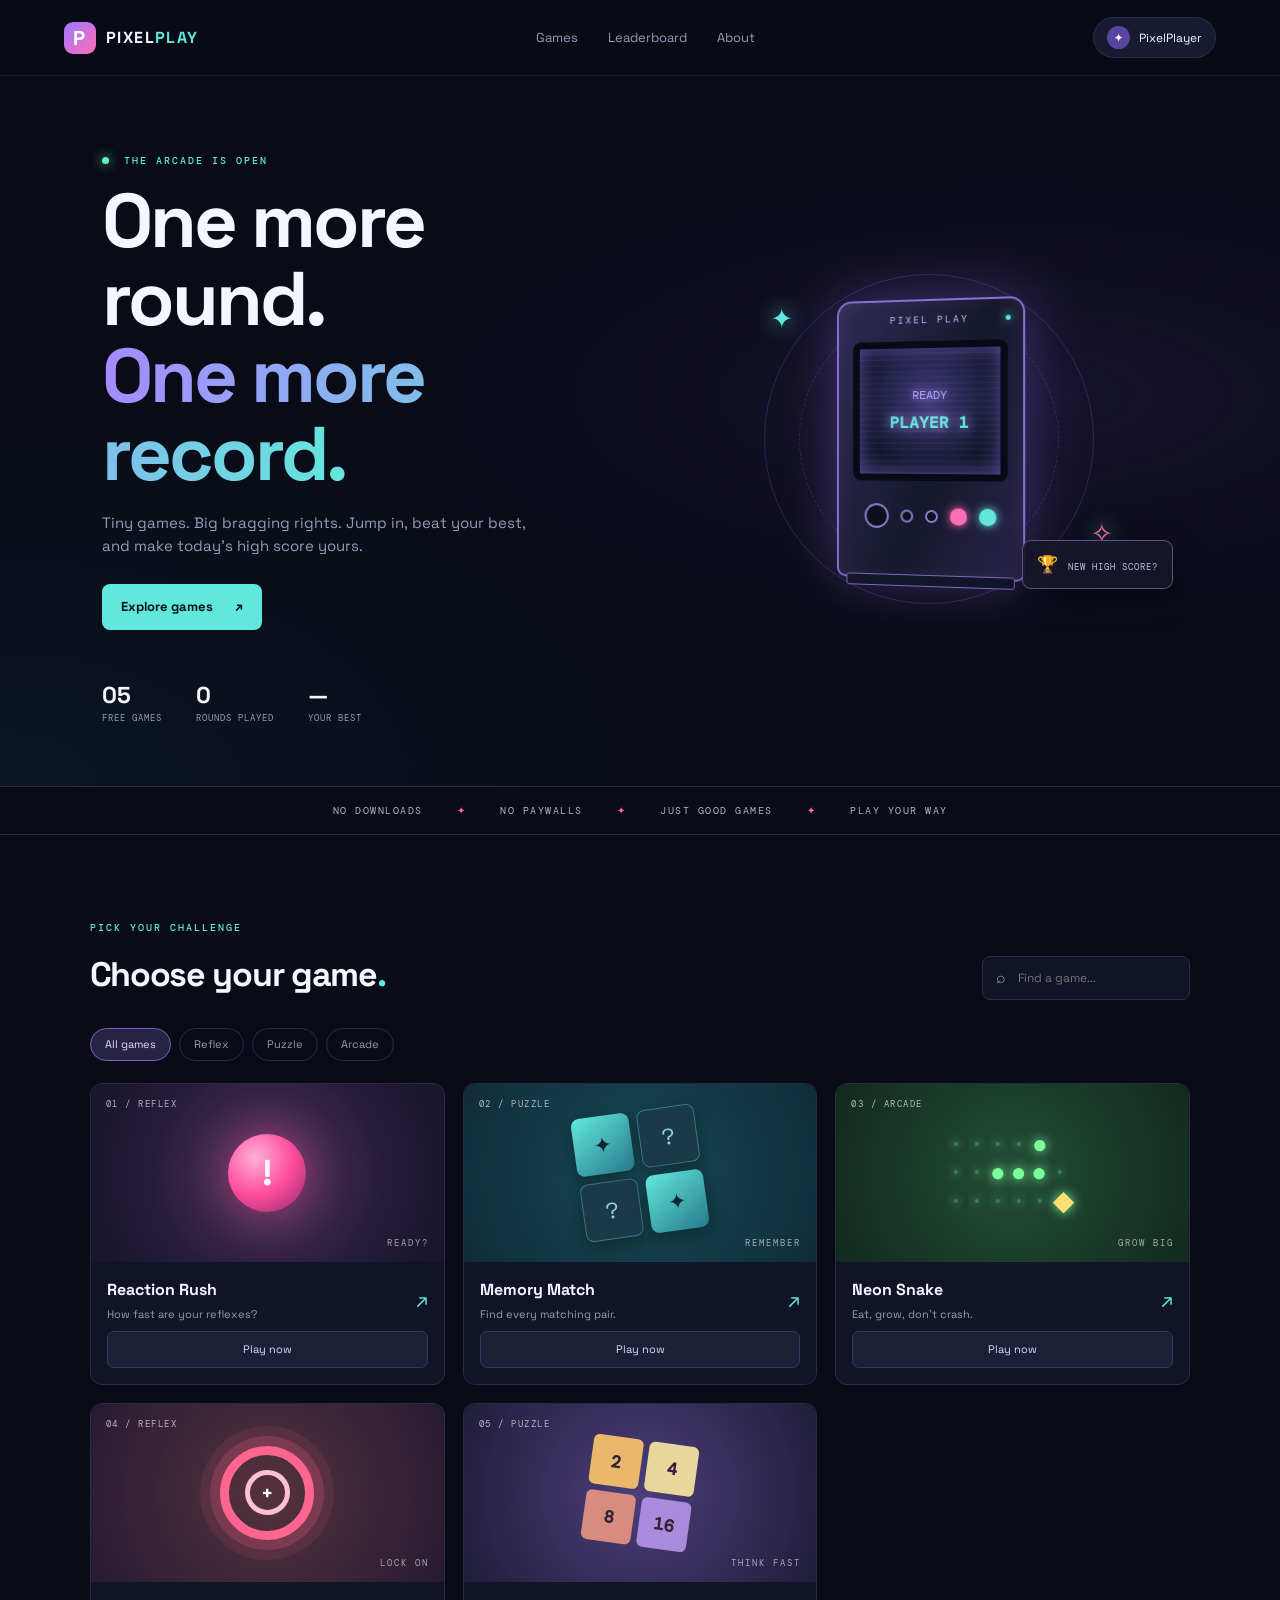
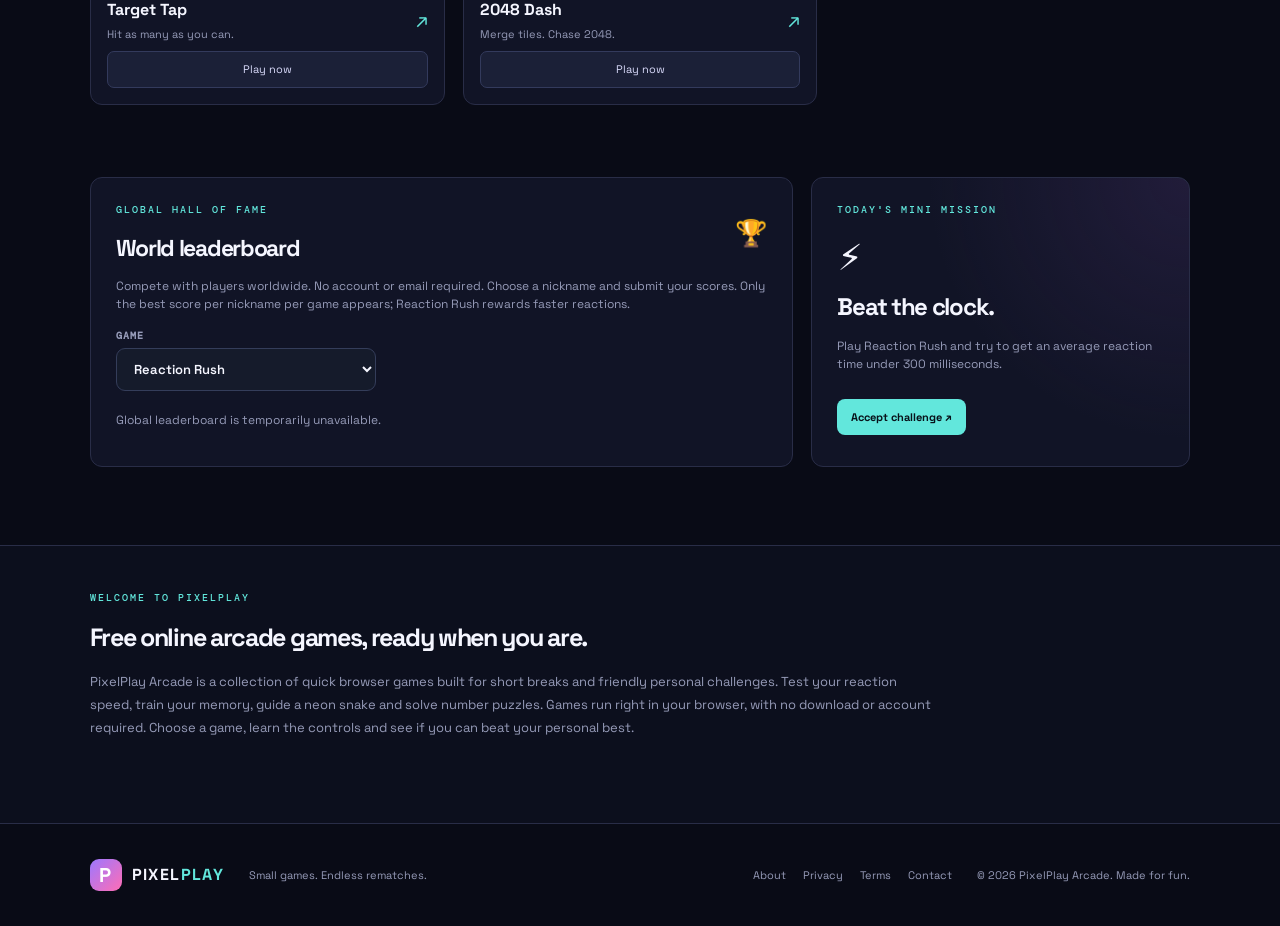
<file: index.html>
<!doctype html>
<html lang="en">
<head>
  <meta charset="utf-8">
  <meta name="viewport" content="width=device-width,initial-scale=1">
  <meta name="theme-color" content="#090b16">
  <meta name="description" content="Play quick, free browser arcade games. Challenge your reflexes, memory and high scores on PixelPlay Arcade.">
  <meta property="og:title" content="PixelPlay Arcade — Play Something Fun">
  <meta property="og:description" content="Free mini-games. No downloads. Just play.">
  <title>PixelPlay Arcade — Free Online Mini Games</title>
  <link rel="canonical" href="https://pixelplay-arcade22.netlify.app/">
  <link rel="stylesheet" href="styles.css">
  <script src="app.js" defer></script>
</head>
<body>
  <header class="topbar">
    <a class="brand" href="#" aria-label="PixelPlay Arcade home"><span class="brand-mark">P</span><span>PIXEL<span class="accent">PLAY</span></span></a>
    <nav><a href="#games">Games</a><a href="#leaderboard">Leaderboard</a><a href="about.html">About</a></nav>
    <button class="profile-pill" id="profileButton" type="button" aria-label="Change your arcade nickname"><span class="avatar">✦</span><span id="playerName">Guest Player</span></button>
  </header>
  <main>
    <section class="hero">
      <div class="hero-copy">
        <p class="eyebrow"><span class="live-dot"></span> THE ARCADE IS OPEN</p>
        <h1>One more round.<br><span class="gradient-text">One more record.</span></h1>
        <p class="hero-sub">Tiny games. Big bragging rights. Jump in, beat your best, and make today’s high score yours.</p>
        <a class="primary-btn" href="#games">Explore games <span>↗</span></a>
        <div class="hero-stats"><div><strong id="gameCount">05</strong><span>FREE GAMES</span></div><div><strong id="playedCount">0</strong><span>ROUNDS PLAYED</span></div><div><strong id="bestScore">—</strong><span>YOUR BEST</span></div></div>
      </div>
      <div class="hero-art" aria-label="Decorative arcade illustration">
        <div class="orbit orbit-one"></div><div class="orbit orbit-two"></div>
        <div class="pixel-star star-a">✦</div><div class="pixel-star star-b">✧</div>
        <div class="arcade-machine"><div class="machine-top"><span>PIXEL PLAY</span><i></i></div><div class="machine-screen"><div class="screen-glow">READY<br><b>PLAYER 1</b></div><div class="screen-scan"></div></div><div class="machine-controls"><span></span><span></span><span></span><b></b><b></b></div><div class="machine-base"></div></div>
        <div class="floating-score">🏆 <span>NEW HIGH SCORE?</span></div>
      </div>
    </section>
    <section class="ticker" aria-label="Arcade motto"><span>NO DOWNLOADS</span><i>✦</i><span>NO PAYWALLS</span><i>✦</i><span>JUST GOOD GAMES</span><i>✦</i><span>PLAY YOUR WAY</span></section>
    <section class="section" id="games">
      <div class="section-heading"><div><p class="eyebrow">PICK YOUR CHALLENGE</p><h2>Choose your game<span class="accent">.</span></h2></div><label class="search-box"><span>⌕</span><input id="gameSearch" type="search" placeholder="Find a game..." aria-label="Search games"></label></div>
      <div class="filter-row"><button class="filter active" data-filter="all">All games</button><button class="filter" data-filter="reflex">Reflex</button><button class="filter" data-filter="puzzle">Puzzle</button><button class="filter" data-filter="arcade">Arcade</button></div>
      <div class="game-grid" id="gameGrid">
        <article class="game-card" data-game="reaction" data-category="reflex"><div class="game-art art-reaction"><span class="art-label">01 / REFLEX</span><div class="reaction-orb">!</div><span class="art-caption">READY?</span></div><div class="game-info"><div><h3>Reaction Rush</h3><p>How fast are your reflexes?</p></div><span class="game-arrow">↗</span></div><button class="play-card" data-launch="reaction">Play now</button></article>
        <article class="game-card" data-game="memory" data-category="puzzle"><div class="game-art art-memory"><span class="art-label">02 / PUZZLE</span><div class="memory-tiles"><i>✦</i><i>?</i><i>?</i><i>✦</i></div><span class="art-caption">REMEMBER</span></div><div class="game-info"><div><h3>Memory Match</h3><p>Find every matching pair.</p></div><span class="game-arrow">↗</span></div><button class="play-card" data-launch="memory">Play now</button></article>
        <article class="game-card" data-game="snake" data-category="arcade"><div class="game-art art-snake"><span class="art-label">03 / ARCADE</span><div class="snake-board">····<b>●</b><br>··<b>●●●</b>·<br>·····<b>◆</b></div><span class="art-caption">GROW BIG</span></div><div class="game-info"><div><h3>Neon Snake</h3><p>Eat, grow, don't crash.</p></div><span class="game-arrow">↗</span></div><button class="play-card" data-launch="snake">Play now</button></article>
        <article class="game-card" data-game="target" data-category="reflex"><div class="game-art art-target"><span class="art-label">04 / REFLEX</span><div class="target-rings"><i></i><b>+</b></div><span class="art-caption">LOCK ON</span></div><div class="game-info"><div><h3>Target Tap</h3><p>Hit as many as you can.</p></div><span class="game-arrow">↗</span></div><button class="play-card" data-launch="target">Play now</button></article>
        <article class="game-card" data-game="number" data-category="puzzle"><div class="game-art art-number"><span class="art-label">05 / PUZZLE</span><div class="number-grid"><i>2</i><i>4</i><i>8</i><i>16</i></div><span class="art-caption">THINK FAST</span></div><div class="game-info"><div><h3>2048 Dash</h3><p>Merge tiles. Chase 2048.</p></div><span class="game-arrow">↗</span></div><button class="play-card" data-launch="number">Play now</button></article>
      </div>
      <p class="empty-state" id="emptyState" hidden>No games match that search. Try another name.</p>
    </section>
    <section class="lower-grid">
      <div class="leader-panel" id="leaderboard"><div class="panel-heading"><div><p class="eyebrow">GLOBAL HALL OF FAME</p><h2>World leaderboard</h2></div><span class="trophy">🏆</span></div><p class="panel-note">Compete with players worldwide. No account or email required. Choose a nickname and submit your scores. Only the best score per nickname per game appears; Reaction Rush rewards faster reactions.</p><label class="leaderboard-select-label" for="leaderboardGame">GAME</label><select id="leaderboardGame" class="leaderboard-select"><option value="reaction-rush">Reaction Rush</option><option value="memory-match">Memory Match</option><option value="neon-snake">Neon Snake</option><option value="target-tap">Target Tap</option><option value="2048-dash">2048 Dash</option></select><div id="globalScoreList" class="score-list"><p class="muted">Loading global scores…</p></div><div id="scoreList" hidden></div></div>
      <div class="challenge-panel"><p class="eyebrow">TODAY'S MINI MISSION</p><div class="challenge-icon">⚡</div><h2>Beat the clock.</h2><p>Play Reaction Rush and try to get an average reaction time under 300 milliseconds.</p><button class="secondary-btn" data-launch="reaction">Accept challenge ↗</button></div>
    </section>
    <section class="seo-copy"><p class="eyebrow">WELCOME TO PIXELPLAY</p><h2>Free online arcade games, ready when you are.</h2><p>PixelPlay Arcade is a collection of quick browser games built for short breaks and friendly personal challenges. Test your reaction speed, train your memory, guide a neon snake and solve number puzzles. Games run right in your browser, with no download or account required. Choose a game, learn the controls and see if you can beat your personal best.</p></section>
  </main>
  <footer><a class="brand" href="#"><span class="brand-mark">P</span><span>PIXEL<span class="accent">PLAY</span></span></a><p>Small games. Endless rematches.</p><div class="footer-links"><a href="about.html">About</a><a href="privacy.html">Privacy</a><a href="terms.html">Terms</a><a href="mailto:hello@pixelplayarcade.example">Contact</a></div><small>© <span id="year"></span> PixelPlay Arcade. Made for fun.</small></footer>
  <div class="modal-backdrop" id="gameModal" hidden><section class="game-modal" role="dialog" aria-modal="true" aria-labelledby="modalTitle"><div class="modal-top"><div><p class="eyebrow" id="modalEyebrow">ARCADE GAME</p><h2 id="modalTitle">Game title</h2></div><button class="icon-btn" id="closeGame" aria-label="Close game">×</button></div><div id="gameStage" class="game-stage"></div><p class="game-help" id="gameHelp"></p></section></div>
  <div class="toast" id="toast" role="status" aria-live="polite"></div>
</body>
</html>
</file>
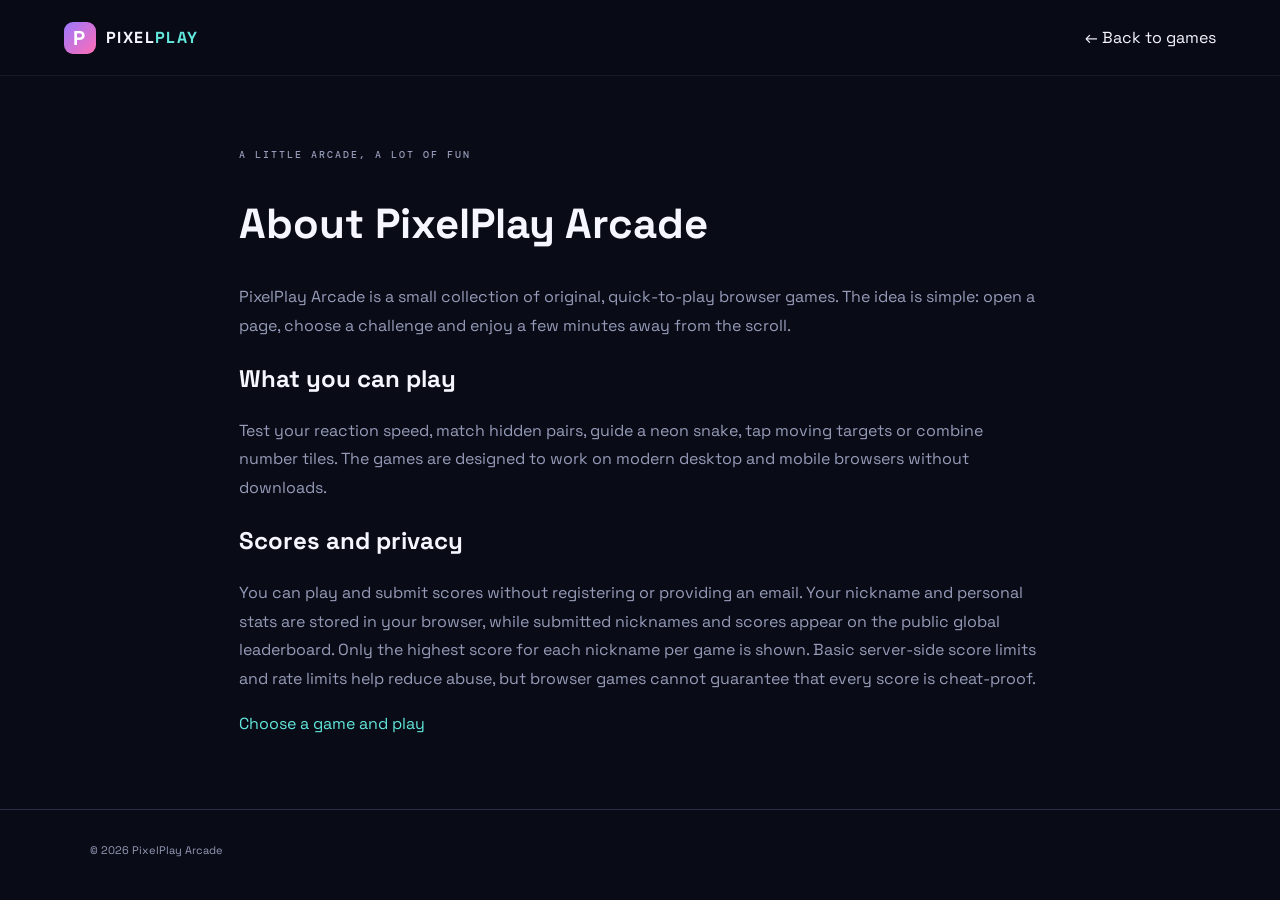
<file: about.html>
<!doctype html><html lang="en"><head><meta charset="utf-8"><meta name="viewport" content="width=device-width,initial-scale=1"><meta name="description" content="Learn about PixelPlay Arcade and its free browser games."><title>About — PixelPlay Arcade</title><link rel="stylesheet" href="styles.css"></head><body><header class="topbar"><a class="brand" href="index.html"><span class="brand-mark">P</span><span>PIXEL<span class="accent">PLAY</span></span></a><a href="index.html">← Back to games</a></header><main class="page-content"><p class="eyebrow">A LITTLE ARCADE, A LOT OF FUN</p><h1>About PixelPlay Arcade</h1><p>PixelPlay Arcade is a small collection of original, quick-to-play browser games. The idea is simple: open a page, choose a challenge and enjoy a few minutes away from the scroll.</p><h2>What you can play</h2><p>Test your reaction speed, match hidden pairs, guide a neon snake, tap moving targets or combine number tiles. The games are designed to work on modern desktop and mobile browsers without downloads.</p><h2>Scores and privacy</h2><p>You can play and submit scores without registering or providing an email. Your nickname and personal stats are stored in your browser, while submitted nicknames and scores appear on the public global leaderboard. Only the highest score for each nickname per game is shown. Basic server-side score limits and rate limits help reduce abuse, but browser games cannot guarantee that every score is cheat-proof.</p><p><a href="index.html">Choose a game and play</a></p></main><footer><small>© 2026 PixelPlay Arcade</small></footer></body></html>
</file>
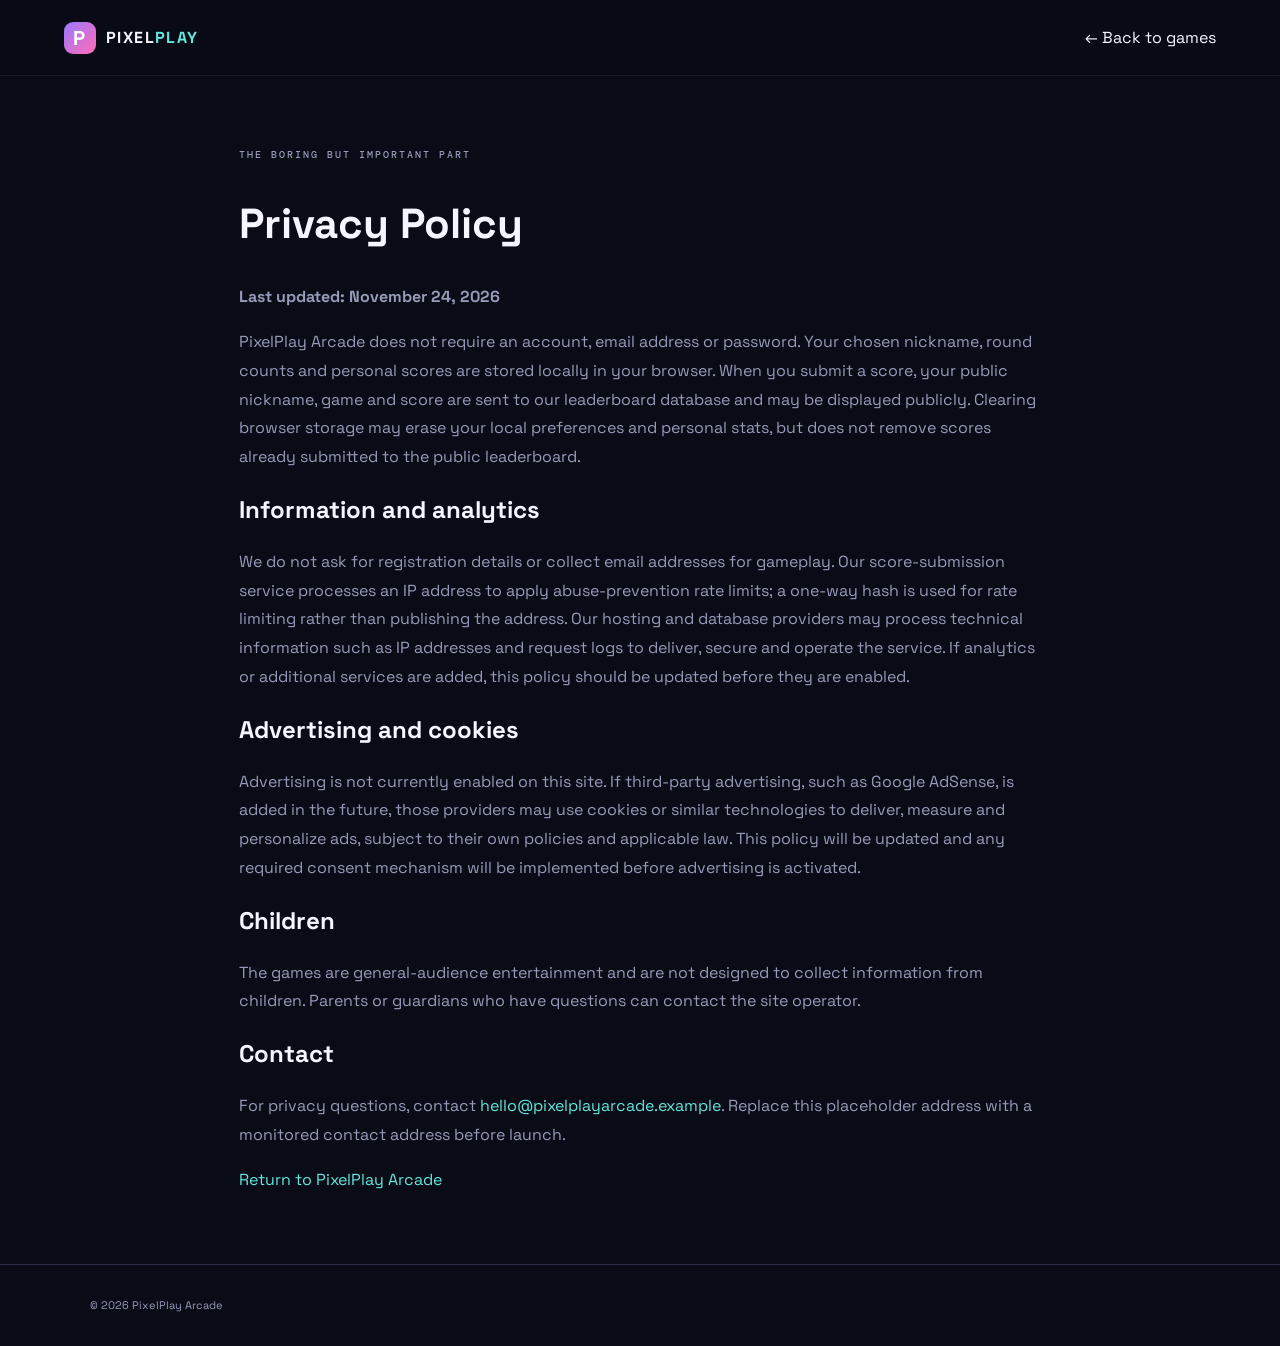
<file: privacy.html>
<!doctype html><html lang="en"><head><meta charset="utf-8"><meta name="viewport" content="width=device-width,initial-scale=1"><meta name="description" content="PixelPlay Arcade privacy policy."><title>Privacy Policy — PixelPlay Arcade</title><link rel="stylesheet" href="styles.css"></head><body><header class="topbar"><a class="brand" href="index.html"><span class="brand-mark">P</span><span>PIXEL<span class="accent">PLAY</span></span></a><a href="index.html">← Back to games</a></header><main class="page-content"><p class="eyebrow">THE BORING BUT IMPORTANT PART</p><h1>Privacy Policy</h1><p><strong>Last updated: November 24, 2026</strong></p><p>PixelPlay Arcade does not require an account, email address or password. Your chosen nickname, round counts and personal scores are stored locally in your browser. When you submit a score, your public nickname, game and score are sent to our leaderboard database and may be displayed publicly. Clearing browser storage may erase your local preferences and personal stats, but does not remove scores already submitted to the public leaderboard.</p><h2>Information and analytics</h2><p>We do not ask for registration details or collect email addresses for gameplay. Our score-submission service processes an IP address to apply abuse-prevention rate limits; a one-way hash is used for rate limiting rather than publishing the address. Our hosting and database providers may process technical information such as IP addresses and request logs to deliver, secure and operate the service. If analytics or additional services are added, this policy should be updated before they are enabled.</p><h2>Advertising and cookies</h2><p>Advertising is not currently enabled on this site. If third-party advertising, such as Google AdSense, is added in the future, those providers may use cookies or similar technologies to deliver, measure and personalize ads, subject to their own policies and applicable law. This policy will be updated and any required consent mechanism will be implemented before advertising is activated.</p><h2>Children</h2><p>The games are general-audience entertainment and are not designed to collect information from children. Parents or guardians who have questions can contact the site operator.</p><h2>Contact</h2><p>For privacy questions, contact <a href="mailto:hello@pixelplayarcade.example">hello@pixelplayarcade.example</a>. Replace this placeholder address with a monitored contact address before launch.</p><p><a href="index.html">Return to PixelPlay Arcade</a></p></main><footer><small>© 2026 PixelPlay Arcade</small></footer></body></html>
</file>
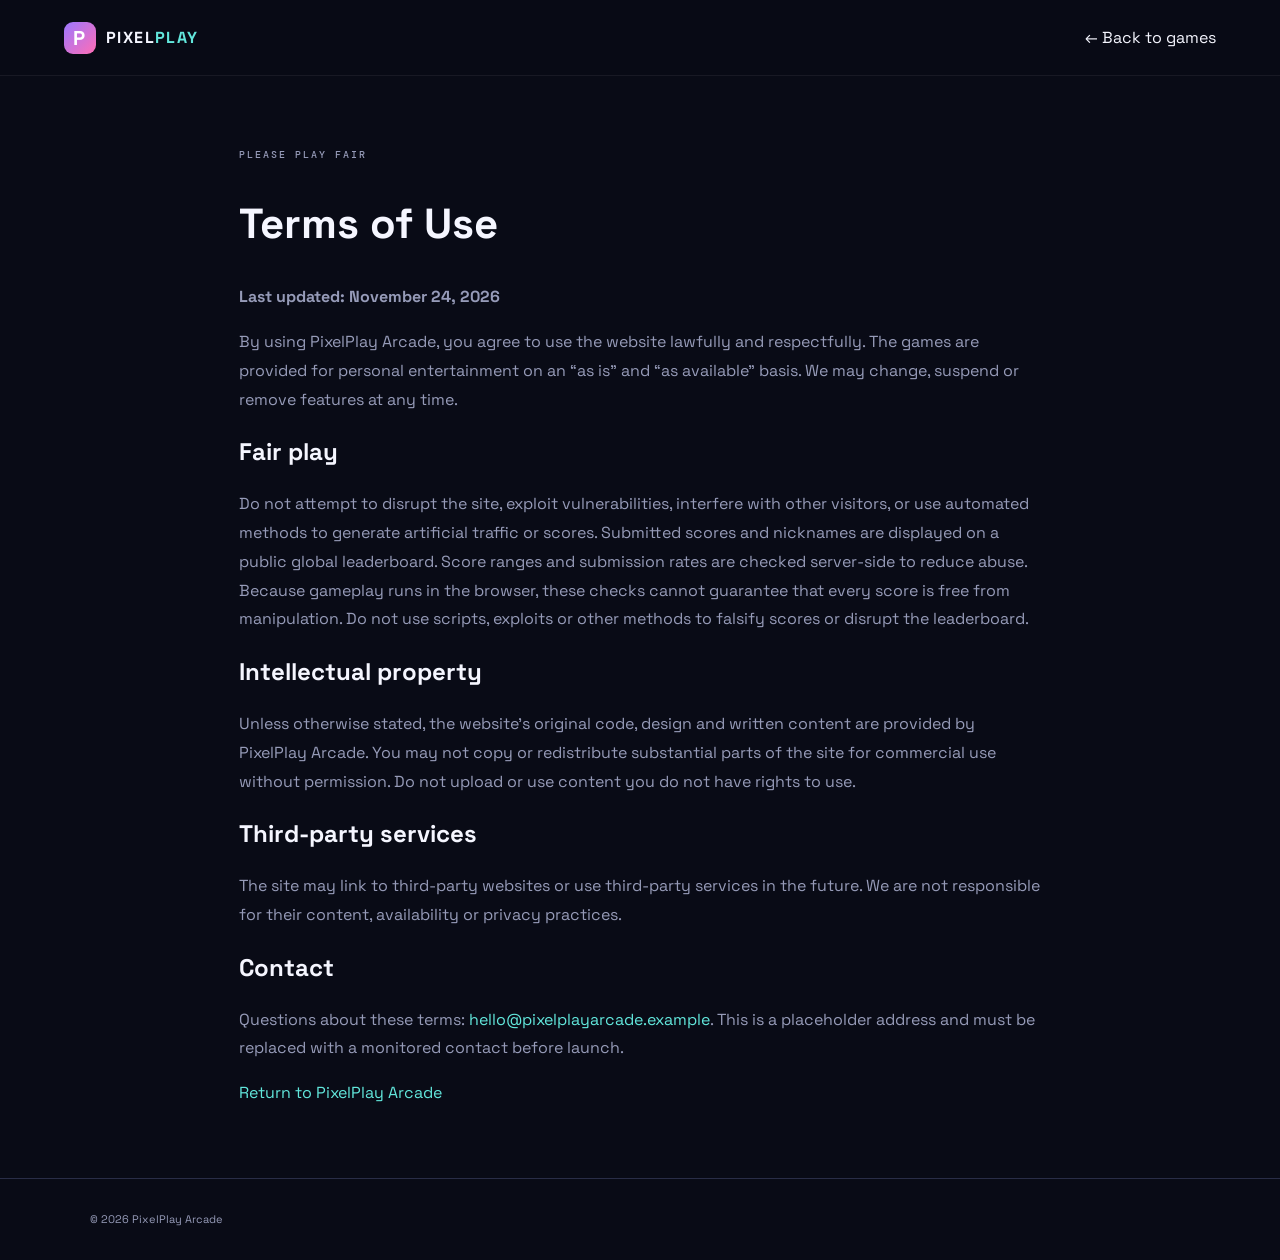
<file: terms.html>
<!doctype html><html lang="en"><head><meta charset="utf-8"><meta name="viewport" content="width=device-width,initial-scale=1"><meta name="description" content="Terms of use for PixelPlay Arcade."><title>Terms of Use — PixelPlay Arcade</title><link rel="stylesheet" href="styles.css"></head><body><header class="topbar"><a class="brand" href="index.html"><span class="brand-mark">P</span><span>PIXEL<span class="accent">PLAY</span></span></a><a href="index.html">← Back to games</a></header><main class="page-content"><p class="eyebrow">PLEASE PLAY FAIR</p><h1>Terms of Use</h1><p><strong>Last updated: November 24, 2026</strong></p><p>By using PixelPlay Arcade, you agree to use the website lawfully and respectfully. The games are provided for personal entertainment on an “as is” and “as available” basis. We may change, suspend or remove features at any time.</p><h2>Fair play</h2><p>Do not attempt to disrupt the site, exploit vulnerabilities, interfere with other visitors, or use automated methods to generate artificial traffic or scores. Submitted scores and nicknames are displayed on a public global leaderboard. Score ranges and submission rates are checked server-side to reduce abuse. Because gameplay runs in the browser, these checks cannot guarantee that every score is free from manipulation. Do not use scripts, exploits or other methods to falsify scores or disrupt the leaderboard.</p><h2>Intellectual property</h2><p>Unless otherwise stated, the website's original code, design and written content are provided by PixelPlay Arcade. You may not copy or redistribute substantial parts of the site for commercial use without permission. Do not upload or use content you do not have rights to use.</p><h2>Third-party services</h2><p>The site may link to third-party websites or use third-party services in the future. We are not responsible for their content, availability or privacy practices.</p><h2>Contact</h2><p>Questions about these terms: <a href="mailto:hello@pixelplayarcade.example">hello@pixelplayarcade.example</a>. This is a placeholder address and must be replaced with a monitored contact before launch.</p><p><a href="index.html">Return to PixelPlay Arcade</a></p></main><footer><small>© 2026 PixelPlay Arcade</small></footer></body></html>
</file>
<file: styles.css>
@import url('https://fonts.googleapis.com/css2?family=DM+Mono:wght@400;500&family=Space+Grotesk:wght@400;500;600;700&display=swap');
:root{--bg:#090b16;--panel:#111426;--panel2:#171b31;--text:#f5f6ff;--muted:#969bb8;--line:#292d47;--purple:#9c78ff;--cyan:#62e7dc;--pink:#ff6db5;--font:'Space Grotesk',system-ui,sans-serif}*{box-sizing:border-box}html{scroll-behavior:smooth}body{margin:0;background:var(--bg);color:var(--text);font-family:var(--font);line-height:1.5}a{color:inherit;text-decoration:none}button,input{font:inherit}.topbar{height:76px;padding:0 max(5vw,24px);display:flex;align-items:center;justify-content:space-between;border-bottom:1px solid #ffffff10;position:sticky;top:0;background:#090b16eF;backdrop-filter:blur(16px);z-index:10}.brand{display:flex;align-items:center;gap:10px;font-weight:700;letter-spacing:1.4px;font-size:16px}.brand-mark{width:32px;height:32px;display:grid;place-items:center;background:linear-gradient(135deg,var(--purple),var(--pink));border-radius:9px;color:white;font-size:20px}.accent{color:var(--cyan)}nav{display:flex;gap:30px;color:var(--muted);font-size:13px}nav a:hover,.footer-links a:hover{color:var(--cyan)}.profile-pill{display:flex;align-items:center;gap:9px;background:var(--panel2);border:1px solid var(--line);color:var(--text);border-radius:30px;padding:8px 13px;font-size:12px;cursor:pointer}.avatar{display:grid;place-items:center;width:23px;height:23px;border-radius:50%;background:#5945a0;color:#fff}.hero{min-height:520px;padding:78px max(8vw,28px) 62px;display:grid;grid-template-columns:1.05fr .95fr;align-items:center;gap:30px;overflow:hidden;background:radial-gradient(ellipse at 80% 45%,#30205a55,transparent 45%),radial-gradient(ellipse at 0% 100%,#163d4a33,transparent 45%)}.eyebrow{font:500 10px 'DM Mono',monospace;letter-spacing:2px;color:var(--cyan);margin:0 0 15px}.live-dot{display:inline-block;width:7px;height:7px;border-radius:50%;background:#5df4bb;box-shadow:0 0 12px #5df4bb;margin-right:7px}.hero h1{font-size:clamp(43px,6vw,76px);line-height:1.02;letter-spacing:-3px;margin:0 0 20px}.gradient-text{background:linear-gradient(90deg,#a68aff,#62e7dc);background-clip:text;color:transparent}.hero-sub{color:var(--muted);max-width:440px;font-size:15px;margin:0 0 27px}.primary-btn,.secondary-btn{display:inline-flex;align-items:center;gap:22px;padding:13px 19px;border-radius:8px;background:var(--cyan);color:#08121a;font-size:13px;font-weight:700;border:0;cursor:pointer}.primary-btn:hover,.secondary-btn:hover{filter:brightness(1.1);transform:translateY(-1px)}.hero-stats{display:flex;gap:34px;margin-top:48px}.hero-stats div{display:flex;flex-direction:column}.hero-stats strong{font-size:23px}.hero-stats span{font:9px 'DM Mono',monospace;letter-spacing:1px;color:var(--muted)}.hero-art{height:360px;position:relative;display:grid;place-items:center}.orbit{position:absolute;border:1px solid #a18aff30;border-radius:50%;width:330px;height:330px}.orbit-two{width:260px;height:260px;border-style:dashed;animation:spin 30s linear infinite}@keyframes spin{to{transform:rotate(360deg)}}.arcade-machine{position:relative;width:190px;height:280px;background:linear-gradient(110deg,#302b56,#15182c 55%,#29244a);border:2px solid #8871d5;border-radius:15px 15px 9px 9px;box-shadow:0 0 55px #9874ff55, inset 0 0 25px #ffffff0b;transform:perspective(600px) rotateY(-8deg)}.machine-top{height:36px;display:flex;align-items:center;justify-content:center;font:10px 'DM Mono';letter-spacing:2px;color:#c6b7ff}.machine-top i{position:absolute;right:12px;width:5px;height:5px;background:#62e7dc;border-radius:50%;box-shadow:0 0 10px #62e7dc}.machine-screen{margin:4px 15px 0;height:140px;border:7px solid #080b16;border-radius:8px;background:radial-gradient(circle at 50% 40%,#3e377a,#12172c 70%);display:grid;place-items:center;position:relative;overflow:hidden;box-shadow:0 0 20px #5d4ba0 inset}.screen-glow{text-align:center;font:12px 'DM Mono';line-height:2;color:#b9a8ff;text-shadow:0 0 12px #b9a8ff}.screen-glow b{font-size:16px;color:var(--cyan)}.screen-scan{position:absolute;inset:0;background:repeating-linear-gradient(transparent 0 4px,#ffffff09 5px 6px)}.machine-controls{height:70px;display:flex;align-items:center;justify-content:center;gap:12px}.machine-controls span{width:13px;height:13px;background:#0c101d;border:2px solid #8e7cce;border-radius:50%}.machine-controls span:first-child{width:25px;height:25px}.machine-controls b{width:17px;height:17px;border-radius:50%;background:var(--pink);box-shadow:0 0 10px var(--pink)}.machine-controls b:last-child{background:var(--cyan);box-shadow:0 0 10px var(--cyan)}.machine-base{position:absolute;bottom:-10px;left:8px;right:8px;height:12px;background:#13162a;border:1px solid #7c69bb;border-radius:3px}.pixel-star{position:absolute;color:var(--cyan);font-size:27px;text-shadow:0 0 20px var(--cyan)}.star-a{top:40px;left:18%}.star-b{right:13%;bottom:65px;color:var(--pink)}.floating-score{position:absolute;bottom:30px;right:1%;padding:11px 14px;border:1px solid #5f547f;background:#17172beF;border-radius:9px;box-shadow:0 10px 30px #0006;font-size:17px}.floating-score span{font:9px 'DM Mono';letter-spacing:1px;color:#c3bddc;margin-left:6px}.ticker{height:49px;border-block:1px solid var(--line);display:flex;justify-content:center;align-items:center;gap:34px;color:#b2b5cb;font:10px 'DM Mono';letter-spacing:1.5px}.ticker i{color:var(--pink);font-style:normal}.section{padding:86px max(7vw,24px) 72px}.section-heading,.panel-heading{display:flex;justify-content:space-between;align-items:end;gap:20px}.section h2,.lower-grid h2,.seo-copy h2{font-size:34px;letter-spacing:-1.3px;margin:0}.search-box{display:flex;align-items:center;gap:10px;border:1px solid var(--line);background:var(--panel);padding:9px 13px;border-radius:8px;color:var(--muted)}.search-box input{border:0;outline:0;background:transparent;color:var(--text);width:160px;font-size:12px}.filter-row{display:flex;gap:8px;margin:28px 0 22px}.filter{background:transparent;border:1px solid var(--line);color:var(--muted);padding:7px 14px;border-radius:30px;font-size:11px;cursor:pointer}.filter.active,.filter:hover{background:#272342;border-color:#7961c5;color:#e5dcff}.game-grid{display:grid;grid-template-columns:repeat(3,1fr);gap:18px}.game-card{background:var(--panel);border:1px solid var(--line);border-radius:12px;overflow:hidden;transition:.2s;position:relative}.game-card:hover{transform:translateY(-4px);border-color:#6655a1;box-shadow:0 15px 35px #0003}.game-art{height:178px;position:relative;display:grid;place-items:center;overflow:hidden}.art-label{position:absolute;top:14px;left:15px;font:9px 'DM Mono';letter-spacing:1.5px;color:#ffffffaa}.art-caption{position:absolute;bottom:13px;right:15px;font:9px 'DM Mono';letter-spacing:2px;color:#ffffff99}.art-reaction{background:radial-gradient(circle at 50% 50%,#56375f,#251b3a 60%,#17152b)}.reaction-orb{width:78px;height:78px;display:grid;place-items:center;border-radius:50%;background:radial-gradient(circle at 35% 30%,#ffb1d7,#ff4c9d 50%,#8c2868);box-shadow:0 0 45px #ff4c9d88;font-size:36px;font-weight:700}.art-memory{background:radial-gradient(circle at 50% 50%,#174b55,#102b3a)}.memory-tiles{display:grid;grid-template-columns:repeat(2,58px);gap:8px;transform:rotate(-8deg)}.memory-tiles i{height:58px;border-radius:8px;background:linear-gradient(145deg,#62e7dc,#277b8c);display:grid;place-items:center;color:#0b2730;font-size:22px;font-style:normal;box-shadow:0 6px 18px #0005}.memory-tiles i:nth-child(2),.memory-tiles i:nth-child(3){background:#1b394a;color:#8fd5dc;border:1px solid #3a7780}.art-snake{background:radial-gradient(circle at 50%,#234d36,#12291f)}.snake-board{font:26px 'DM Mono';line-height:1.1;letter-spacing:5px;color:#417b52;text-shadow:0 0 9px #5cfb9a}.snake-board b{color:#7aff9c;text-shadow:0 0 12px #7aff9c}.snake-board b:last-child{color:#ffdf73}.art-target{background:radial-gradient(circle at 50%,#55323c,#261b32)}.target-rings{width:94px;height:94px;border-radius:50%;border:9px solid #ff668f;display:grid;place-items:center;box-shadow:0 0 0 10px #ff668f33,0 0 0 20px #ff668f17}.target-rings i{position:absolute;width:45px;height:45px;border:5px solid #ffc0d1;border-radius:50%}.target-rings b{z-index:1;color:#fff;font-size:20px}.art-number{background:radial-gradient(circle at 50%,#4b3e7a,#201d3a)}.number-grid{display:grid;grid-template-columns:repeat(2,50px);gap:6px;transform:rotate(8deg)}.number-grid i{height:50px;display:grid;place-items:center;background:#e9b86a;color:#33233a;border-radius:6px;font:bold 17px 'DM Mono';font-style:normal}.number-grid i:nth-child(2){background:#e9d69c}.number-grid i:nth-child(3){background:#d88c80}.number-grid i:nth-child(4){background:#a98bdb}.game-info{display:flex;justify-content:space-between;align-items:center;padding:16px 16px 9px}.game-info h3{margin:0;font-size:16px}.game-info p{margin:4px 0 0;color:var(--muted);font-size:11px}.game-arrow{color:var(--cyan);font-size:20px}.play-card{margin:0 16px 16px;width:calc(100% - 32px);padding:9px;background:#1b2037;border:1px solid #333a5c;border-radius:7px;color:#d9dafa;font-size:11px;cursor:pointer}.play-card:hover{background:#292747;border-color:#7561bd}.empty-state{color:var(--muted);padding:30px}.lower-grid{padding:0 max(7vw,24px) 78px;display:grid;grid-template-columns:1.3fr .7fr;gap:18px}.leader-panel,.challenge-panel{background:var(--panel);border:1px solid var(--line);border-radius:12px;padding:25px}.panel-heading{align-items:center}.panel-heading h2{font-size:23px}.trophy{font-size:26px}.panel-note,.challenge-panel>p:not(.eyebrow){color:var(--muted);font-size:12px}.score-list{margin-top:20px}.score-row{display:flex;align-items:center;justify-content:space-between;padding:11px 0;border-bottom:1px solid var(--line);font-size:12px}.score-row:last-child{border:0}.score-row strong{color:var(--cyan);font:12px 'DM Mono'}.muted{color:var(--muted);font-size:12px}.challenge-panel{background:radial-gradient(circle at 100% 0%,#4d327044,transparent 55%),var(--panel)}.challenge-icon{font-size:36px;margin:15px 0 4px}.challenge-panel h2{font-size:24px}.secondary-btn{margin-top:14px;padding:10px 14px;font-size:11px}.seo-copy{padding:45px max(7vw,24px) 70px;border-top:1px solid var(--line);background:#0c0f1d}.seo-copy h2{font-size:25px}.seo-copy>p:last-child{max-width:850px;color:var(--muted);font-size:13px;line-height:1.8}footer{padding:32px max(7vw,24px);border-top:1px solid var(--line);display:flex;align-items:center;gap:25px;flex-wrap:wrap}footer>p,footer small{color:var(--muted);font-size:11px}.footer-links{display:flex;gap:17px;margin-left:auto;color:var(--muted);font-size:11px}.modal-backdrop{position:fixed;inset:0;background:#050610d9;backdrop-filter:blur(8px);z-index:30;display:grid;place-items:center;padding:18px}.modal-backdrop[hidden]{display:none}.game-modal{width:min(680px,100%);max-height:90vh;overflow:auto;background:#111426;border:1px solid #49436c;border-radius:15px;padding:23px;box-shadow:0 25px 100px #000a}.modal-top{display:flex;justify-content:space-between;align-items:center}.modal-top h2{font-size:26px;margin:0}.icon-btn{width:34px;height:34px;border-radius:50%;border:1px solid var(--line);background:#1d223a;color:white;font-size:23px;cursor:pointer}.game-stage{min-height:250px;margin:20px 0 12px;background:#0a0e1d;border:1px solid var(--line);border-radius:10px;display:grid;place-items:center;padding:20px;position:relative;overflow:hidden}.game-help{font-size:11px;color:var(--muted);margin:0}.game-action{border:0;border-radius:8px;background:var(--cyan);color:#08121a;padding:12px 18px;font-weight:700;cursor:pointer}.game-action:disabled{opacity:.45;cursor:not-allowed}.big-score{font:700 38px 'DM Mono';color:var(--cyan)}.reaction-pad{width:100%;min-height:205px;border-radius:8px;border:0;background:#55243e;color:white;font-size:22px;font-weight:700;cursor:pointer}.reaction-pad.wait{background:#8b263e}.reaction-pad.go{background:#147f70}.memory-board{display:grid;grid-template-columns:repeat(4,minmax(48px,72px));gap:8px}.memory-card{height:70px;border:1px solid #435074;background:#1a2540;border-radius:8px;color:#9a8bff;font-size:24px;cursor:pointer}.memory-card.open{background:#24515b;color:#fff}.memory-card.matched{background:#1c634f;color:#7affc1}.snake-wrap{display:grid;gap:12px;justify-items:center}.snake-canvas{width:min(100%,360px);background:#07150f;border:1px solid #27563a;image-rendering:pixelated}.game-controls{display:flex;gap:8px;flex-wrap:wrap;justify-content:center}.target-zone{width:100%;height:220px;position:relative;background:radial-gradient(circle,#182d37,#101728);border-radius:8px}.target-dot{position:absolute;width:38px;height:38px;border:4px solid #ffd2e0;background:#ff548c;border-radius:50%;box-shadow:0 0 20px #ff548c;cursor:crosshair}.number-board{display:grid;grid-template-columns:repeat(4,65px);gap:7px}.number-cell{width:65px;height:65px;border-radius:7px;background:#222b43;display:grid;place-items:center;font:700 20px 'DM Mono';color:#fff}.number-cell.v2{background:#d9c89e;color:#30273c}.number-cell.v4{background:#e9b86a;color:#30273c}.number-cell.v8{background:#df8e76}.number-cell.v16,.number-cell.v32{background:#a77bce}.number-cell.v64,.number-cell.v128{background:#6d9cce}.toast{position:fixed;bottom:20px;left:50%;transform:translate(-50%,20px);opacity:0;background:#202742;border:1px solid #59658b;padding:10px 16px;border-radius:8px;font-size:12px;z-index:50;transition:.2s;pointer-events:none}.toast.show{opacity:1;transform:translate(-50%,0)}.page-content{max-width:850px;margin:70px auto;padding:0 24px;min-height:60vh}.page-content h1{font-size:42px}.page-content p,.page-content li{color:var(--muted);line-height:1.8}.page-content a{color:var(--cyan)}@media(max-width:850px){.hero{grid-template-columns:1fr;padding-top:58px}.hero-art{height:300px}.game-grid{grid-template-columns:repeat(2,1fr)}.lower-grid{grid-template-columns:1fr}.ticker{gap:15px;font-size:8px}}@media(max-width:560px){.topbar{height:64px;padding:0 16px}nav{display:none}.profile-pill{font-size:0}.profile-pill .avatar{font-size:12px}.hero{padding:52px 22px 40px}.hero h1{letter-spacing:-2px}.hero-stats{gap:19px;margin-top:35px}.hero-stats strong{font-size:19px}.hero-stats span{font-size:8px}.hero-art{height:270px}.orbit{width:260px;height:260px}.section{padding:60px 18px}.section-heading{align-items:flex-start;flex-direction:column}.section h2{font-size:29px}.search-box,.search-box input{width:100%}.game-grid{grid-template-columns:1fr}.game-art{height:165px}.ticker{gap:10px;letter-spacing:.5px}.ticker span:nth-of-type(2),.ticker span:nth-of-type(4){display:none}.lower-grid{padding:0 18px 55px}.leader-panel,.challenge-panel{padding:19px}.seo-copy{padding:38px 20px}footer{padding:25px 20px;gap:15px}.footer-links{margin-left:0;width:100%;flex-wrap:wrap}.game-modal{padding:17px}.number-board{grid-template-columns:repeat(4, minmax(48px,60px));gap:5px}.number-cell{width:100%;height:58px}.memory-board{grid-template-columns:repeat(4,minmax(44px,62px))}.memory-card{height:62px}}
/* Neon Snake control and touch improvements */
.snake-wrap{width:100%;max-width:440px;gap:12px}
.snake-canvas{display:block;width:min(100%,360px);height:auto;aspect-ratio:1/1;touch-action:none;border-radius:9px}
.snake-status{width:min(100%,360px);min-height:20px;text-align:center;font:600 12px 'DM Mono',monospace;color:var(--cyan)}
.snake-actions{display:flex;justify-content:center;gap:9px;flex-wrap:wrap}
.snake-actions .game-action{min-width:94px;padding:10px 14px}
.snake-actions .game-action:disabled{opacity:.4}
.snake-hint{margin:0;text-align:center;color:var(--muted);font-size:11px}
.snake-dpad{display:grid;grid-template-columns:repeat(3,64px);grid-template-rows:repeat(3,54px);gap:6px;justify-content:center;align-items:center;touch-action:none;user-select:none;-webkit-user-select:none}
.snake-direction{width:64px;height:54px;border:1px solid #3d795b;border-radius:12px;background:linear-gradient(145deg,#1b3c2c,#10251c);color:#baffca;font-size:25px;font-weight:700;box-shadow:0 4px 0 #09180f,0 0 12px #39b87820;touch-action:none;cursor:pointer}
.snake-direction:active{transform:translateY(2px);box-shadow:0 2px 0 #09180f;background:#28583d}
.snake-dpad-center{width:64px;height:54px;border-radius:12px;background:#0d1c14;border:1px solid #1e3929}
@media(max-width:560px){.game-stage:has(.snake-wrap){padding:12px 8px 16px}.snake-wrap{gap:10px}.snake-dpad{grid-template-columns:repeat(3,68px);grid-template-rows:repeat(3,56px);gap:7px}.snake-direction,.snake-dpad-center{width:68px;height:56px}.snake-actions .game-action{min-width:88px;padding:11px 12px}}


/* Arcade gameplay polish */
.game-stage{gap:15px}
.run-progress{width:100%;text-align:center;color:var(--cyan);font:11px 'DM Mono',monospace;letter-spacing:1.5px}
.reaction-pad{min-height:210px;max-width:520px;transition:background .16s,transform .16s;letter-spacing:1px}
.reaction-pad:active{transform:scale(.99)}
.reaction-pad.wait{background:linear-gradient(135deg,#7b263e,#421b38);box-shadow:inset 0 0 50px #ff5a8b22}
.reaction-pad.go{background:linear-gradient(135deg,#16a17c,#075b54);box-shadow:0 0 35px #31e9b455,inset 0 0 35px #b9ffe522}
.memory-info,.target-info,.number-info{width:100%;text-align:center;font:600 11px 'DM Mono',monospace;letter-spacing:.5px;color:var(--cyan)}
.memory-board{width:min(100%,360px);grid-template-columns:repeat(4,minmax(0,1fr));gap:9px}
.memory-card{height:auto;aspect-ratio:1/1;font-size:clamp(20px,5vw,30px);font-weight:700;transition:transform .15s,background .15s}
.memory-card:not(.matched):hover{transform:translateY(-2px);border-color:var(--cyan)}
.memory-card.matched{box-shadow:0 0 16px #39dca344;border-color:#49dca0}
.memory-result{font-size:clamp(22px,5vw,34px);text-align:center}
.target-zone{height:270px;max-width:520px;overflow:hidden;border:1px solid #34415c;box-shadow:inset 0 0 45px #0006}
.target-dot{width:42px;height:42px;padding:0;display:grid;place-items:center;font-size:0;border:4px solid #ffd2e0;background:radial-gradient(circle at 35% 30%,#fff,#ff8bb2 28%,#ff3e83 70%);box-shadow:0 0 8px #ff548c,0 0 25px #ff548c88;transition:transform .1s}
.target-dot:hover{transform:scale(1.1)}
.target-finish{height:100%;display:grid;place-items:center;color:var(--cyan);font:700 28px 'DM Mono',monospace}
.number-board{width:min(100%,300px);grid-template-columns:repeat(4,minmax(0,1fr));gap:7px;padding:8px;background:#151b2b;border:1px solid #343d5a;border-radius:12px;touch-action:pan-y;user-select:none}
.number-cell{width:100%;height:auto;aspect-ratio:1/1;font-size:clamp(15px,4vw,23px);border:1px solid #ffffff0b;transition:background .12s}
.number-cell.v2{background:#e6d8b5;color:#382c3b}.number-cell.v4{background:#f0bd71;color:#382c3b}.number-cell.v8{background:#ed9678}.number-cell.v16,.number-cell.v32{background:#b28ad9}.number-cell.v64,.number-cell.v128{background:#6e9fce}.number-cell.v256,.number-cell.v512{background:#58b9ae}.number-cell.v1024{background:#e4c75d;color:#282033}
.number-controls .game-action{width:48px;height:42px;padding:5px;font-size:18px}
.game-controls .game-action{min-width:42px}
.game-action{transition:transform .12s,filter .12s,box-shadow .12s}
.game-action:hover:not(:disabled){filter:brightness(1.1);transform:translateY(-2px);box-shadow:0 5px 16px #0004}
.game-action:focus-visible,.reaction-pad:focus-visible,.memory-card:focus-visible,.target-dot:focus-visible{outline:3px solid #fff;outline-offset:3px}
@media(max-width:560px){.target-zone{height:235px}.memory-board{gap:6px}.memory-card{border-radius:7px}.number-board{gap:5px;padding:6px}.number-controls .game-action{width:52px;height:46px}}

/* Global leaderboard controls */
.leaderboard-select-label{display:block;margin:16px 0 6px;color:var(--muted);font:700 10px 'DM Mono',monospace;letter-spacing:.12em}
.leaderboard-select{width:100%;max-width:260px;padding:11px 38px 11px 13px;border:1px solid #343d5a;border-radius:9px;background:#151b2b;color:var(--text);font-family:inherit;font-size:13px;font-weight:600;cursor:pointer}
.leaderboard-select:focus-visible{outline:2px solid var(--cyan);outline-offset:3px}

/* Player accounts */
.account-backdrop{position:fixed;inset:0;z-index:60;display:grid;place-items:center;padding:18px;background:#050610e8;backdrop-filter:blur(9px)}
.account-backdrop[hidden]{display:none}
.account-modal{width:min(440px,100%);max-height:90vh;overflow:auto;padding:25px;background:#111426;border:1px solid #49436c;border-radius:16px;box-shadow:0 25px 100px #000b}
.account-modal h2{font-size:25px;margin:0}
.account-status,.account-message,.account-footnote{font-size:12px;line-height:1.6;color:var(--muted)}
.auth-tabs{display:grid;grid-template-columns:1fr 1fr;gap:7px;margin:20px 0 16px;padding:4px;background:#090d1b;border:1px solid var(--line);border-radius:9px}
.auth-tab{padding:10px;border:0;border-radius:7px;background:transparent;color:var(--muted);font-size:12px;font-weight:700;cursor:pointer}
.auth-tab.active{background:#282443;color:#fff}
.account-form{display:grid;gap:13px}
.account-form [hidden]{display:none}.account-form label{display:grid;gap:7px;color:var(--muted);font:700 10px 'DM Mono',monospace;letter-spacing:1px}
.account-form input{width:100%;box-sizing:border-box;padding:12px 13px;border:1px solid #343d5a;border-radius:8px;background:#0b1020;color:#fff;font-family:inherit;font-size:13px;letter-spacing:0}
.account-form input:focus{outline:2px solid var(--cyan);outline-offset:1px}
.account-submit{width:100%;margin-top:5px}
.account-submit:disabled{opacity:.55;cursor:wait}
.account-signout{margin-top:10px;padding:9px 13px;border:1px solid #75475d;border-radius:8px;background:#321b2c;color:#ffb2c7;font-weight:700;cursor:pointer}
.account-footnote{margin:16px 0 0;font-size:10px}
@media(max-width:560px){.account-modal{padding:19px}.account-modal h2{font-size:22px}}

.account-modal [hidden]{display:none}
</file>
